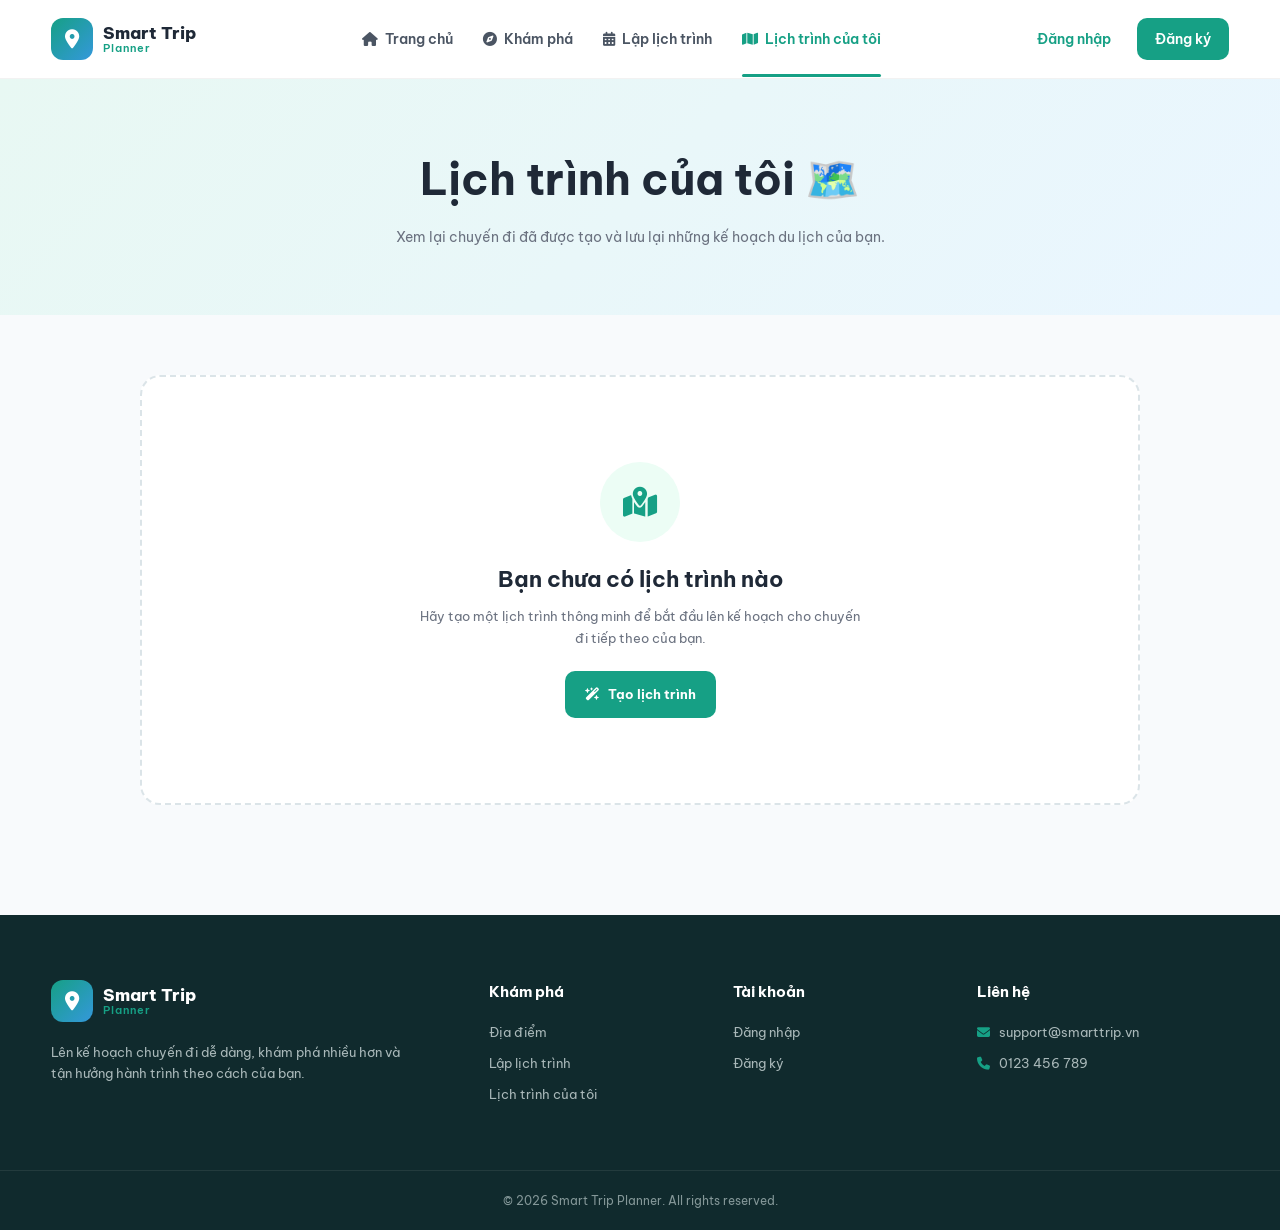
<file: itinerary.html>
<!DOCTYPE html>
<html lang="vi">

<head>

    <meta charset="UTF-8">

    <meta
        name="viewport"
        content="width=device-width, initial-scale=1.0"
    >

    <title>Lịch trình của tôi - Smart Trip Planner</title>


    <!-- Google Font -->

    <link
        rel="preconnect"
        href="https://fonts.googleapis.com"
    >

    <link
        href="https://fonts.googleapis.com/css2?family=Be+Vietnam+Pro:wght@400;500;600;700;800&display=swap"
        rel="stylesheet"
    >


    <!-- Font Awesome -->

    <link
        rel="stylesheet"
        href="https://cdnjs.cloudflare.com/ajax/libs/font-awesome/6.5.2/css/all.min.css"
    >


    <!-- CSS -->

    <link
        rel="stylesheet"
        href="assets/css/style.css"
    >

    <link
        rel="stylesheet"
        href="assets/css/responsive.css"
    >

    <link
        rel="stylesheet"
        href="assets/css/animation.css"
    >


    <style>

        /* =========================================
           PAGE HEADER
        ========================================= */

        .itinerary-header {

            padding: 65px 0;

            text-align: center;

            background:
                linear-gradient(
                    135deg,
                    #e8f8f3,
                    #eaf6ff
                );

        }


        .itinerary-header h1 {

            margin-bottom: 12px;

            font-size: clamp(
                32px,
                5vw,
                44px
            );

        }


        .itinerary-header p {

            max-width: 620px;

            margin: auto;

            color: var(--text-gray);

            line-height: 1.7;

            font-size: 14px;

        }



        /* =========================================
           MAIN
        ========================================= */

        .itinerary-section {

            min-height: 600px;

            padding: 60px 0 90px;

            background: #f8fafc;

        }


        .itinerary-container {

            max-width: 1000px;

            margin: auto;

        }



        /* =========================================
           EMPTY STATE
        ========================================= */

        .empty-itinerary {

            display: flex;

            flex-direction: column;

            justify-content: center;

            align-items: center;

            min-height: 430px;

            padding: 40px;

            border: 2px dashed #dbe4e8;

            border-radius: 20px;

            background: white;

            text-align: center;

        }


        .empty-icon {

            display: flex;

            justify-content: center;

            align-items: center;

            width: 80px;

            height: 80px;

            margin-bottom: 20px;

            border-radius: 50%;

            background: #ecfdf5;

            color: var(--primary);

            font-size: 30px;

        }


        .empty-itinerary h2 {

            margin-bottom: 8px;

            font-size: 22px;

        }


        .empty-itinerary p {

            max-width: 450px;

            margin-bottom: 22px;

            color: var(--text-gray);

            line-height: 1.7;

            font-size: 13px;

        }


        .create-trip-btn {

            display: inline-flex;

            align-items: center;

            gap: 8px;

            padding: 13px 20px;

            border-radius: 10px;

            background: var(--primary);

            color: white;

            font-size: 13px;

            font-weight: 700;

        }



        /* =========================================
           TRIP CARD
        ========================================= */

        .trip-page {

            display: none;

        }


        .trip-page.show {

            display: block;

        }


        .trip-top {

            display: flex;

            justify-content: space-between;

            align-items: flex-start;

            gap: 20px;

            margin-bottom: 25px;

        }


        .trip-title h2 {

            margin-bottom: 7px;

            font-size: 28px;

        }


        .trip-title p {

            color: var(--text-gray);

            font-size: 13px;

        }


        .trip-actions {

            display: flex;

            gap: 10px;

        }


        .trip-action-btn {

            display: flex;

            align-items: center;

            gap: 7px;

            padding: 11px 15px;

            border: 1px solid var(--border);

            border-radius: 9px;

            background: white;

            color: var(--text-dark);

            font-family: inherit;

            font-size: 12px;

            font-weight: 600;

            cursor: pointer;

        }


        .trip-action-btn:hover {

            border-color: var(--primary);

            color: var(--primary);

        }


        .trip-action-btn.delete:hover {

            border-color: #ef4444;

            color: #ef4444;

        }



        /* =========================================
           SUMMARY
        ========================================= */

        .trip-summary-grid {

            display: grid;

            grid-template-columns:
                repeat(4, 1fr);

            gap: 13px;

            margin-bottom: 25px;

        }


        .trip-info-card {

            padding: 18px;

            border: 1px solid var(--border);

            border-radius: 14px;

            background: white;

            box-shadow: var(--shadow-sm);

        }


        .trip-info-card i {

            display: block;

            margin-bottom: 9px;

            color: var(--primary);

            font-size: 18px;

        }


        .trip-info-card span {

            display: block;

            margin-bottom: 4px;

            color: var(--text-gray);

            font-size: 11px;

        }


        .trip-info-card strong {

            font-size: 14px;

        }



        /* =========================================
           DAY
        ========================================= */

        .saved-day {

            margin-bottom: 18px;

            overflow: hidden;

            border: 1px solid var(--border);

            border-radius: 17px;

            background: white;

            box-shadow: var(--shadow-sm);

        }


        .saved-day-header {

            display: flex;

            justify-content: space-between;

            align-items: center;

            padding: 17px 20px;

            background: #f0fdf9;

            border-bottom: 1px solid #dcefe9;

        }


        .saved-day-title {

            display: flex;

            align-items: center;

            gap: 10px;

        }


        .saved-day-number {

            display: flex;

            justify-content: center;

            align-items: center;

            width: 35px;

            height: 35px;

            border-radius: 9px;

            background: var(--primary);

            color: white;

            font-size: 12px;

            font-weight: 700;

        }


        .saved-day-title h3 {

            font-size: 15px;

        }


        .saved-day-title span {

            display: block;

            margin-top: 3px;

            color: var(--text-gray);

            font-size: 11px;

        }


        .day-label {

            color: var(--primary);

            font-size: 11px;

            font-weight: 700;

        }



        /* =========================================
           ACTIVITIES
        ========================================= */

        .saved-activities {

            padding: 7px 20px 18px;

        }


        .saved-activity {

            display: grid;

            grid-template-columns:
                65px 38px minmax(0, 1fr);

            gap: 8px;

            min-height: 70px;

            padding-top: 15px;

        }


        .activity-time {

            padding-top: 5px;

            color: var(--text-gray);

            font-size: 11px;

            font-weight: 600;

        }


        .activity-icon {

            position: relative;

            display: flex;

            justify-content: center;

        }


        .activity-icon::before {

            content: "";

            position: absolute;

            top: 28px;

            bottom: -24px;

            width: 1px;

            background: #dbe4e8;

        }


        .saved-activity:last-child
        .activity-icon::before {

            display: none;

        }


        .activity-icon i {

            position: relative;

            z-index: 2;

            display: flex;

            justify-content: center;

            align-items: center;

            width: 30px;

            height: 30px;

            border-radius: 50%;

            background: #ecfdf5;

            color: var(--primary);

            font-size: 12px;

        }


        .activity-content h4 {

            margin-bottom: 5px;

            font-size: 13px;

        }


        .activity-content p {

            color: var(--text-gray);

            line-height: 1.5;

            font-size: 11px;

        }



        /* =========================================
           SMART NOTE
        ========================================= */

        .saved-note {

            display: flex;

            gap: 12px;

            margin-top: 22px;

            padding: 18px;

            border: 1px solid #bae6fd;

            border-radius: 14px;

            background: #f0f9ff;

        }


        .saved-note > i {

            color: #0284c7;

            font-size: 19px;

        }


        .saved-note strong {

            display: block;

            margin-bottom: 5px;

            color: #0369a1;

            font-size: 13px;

        }


        .saved-note p {

            color: #475569;

            line-height: 1.6;

            font-size: 11px;

        }



        /* =========================================
           RESPONSIVE
        ========================================= */

        @media (max-width: 800px) {

            .trip-summary-grid {

                grid-template-columns:
                    repeat(2, 1fr);

            }


            .trip-top {

                flex-direction: column;

            }

        }


        @media (max-width: 550px) {

            .itinerary-section {

                padding: 40px 0 60px;

            }


            .trip-summary-grid {

                grid-template-columns: 1fr 1fr;

            }


            .trip-actions {

                width: 100%;

            }


            .trip-action-btn {

                flex: 1;

                justify-content: center;

            }


            .saved-activity {

                grid-template-columns:
                    50px 35px minmax(0, 1fr);

            }

        }

    </style>

</head>


<body>


    <!-- =========================================
         HEADER
    ========================================= -->

    <header class="header">

        <div class="container navbar">


            <a
                href="index.html"
                class="logo"
            >

                <div class="logo-icon">

                    <i class="fa-solid fa-location-dot"></i>

                </div>


                <div class="logo-text">

                    <span>Smart Trip</span>

                    <small>Planner</small>

                </div>

            </a>



            <nav class="nav-menu">

                <a
                    href="index.html"
                    class="nav-link"
                >

                    <i class="fa-solid fa-house"></i>

                    Trang chủ

                </a>


                <a
                    href="destinations.html"
                    class="nav-link"
                >

                    <i class="fa-solid fa-compass"></i>

                    Khám phá

                </a>


                <a
                    href="planner.html"
                    class="nav-link"
                >

                    <i class="fa-solid fa-calendar-days"></i>

                    Lập lịch trình

                </a>


                <a
                    href="itinerary.html"
                    class="nav-link active"
                >

                    <i class="fa-solid fa-map"></i>

                    Lịch trình của tôi

                </a>

            </nav>



            <div class="nav-actions">

                <a
                    href="login.html"
                    class="login-btn"
                >
                    Đăng nhập
                </a>


                <a
                    href="register.html"
                    class="register-btn"
                >
                    Đăng ký
                </a>

            </div>



            <button
                class="menu-toggle"
                id="menuToggle"
            >

                <i class="fa-solid fa-bars"></i>

            </button>

        </div>

    </header>



    <!-- =========================================
         PAGE HEADER
    ========================================= -->

    <section class="itinerary-header">

        <div class="container">

            <h1>
                Lịch trình của tôi 🗺️
            </h1>

            <p>
                Xem lại chuyến đi đã được tạo
                và lưu lại những kế hoạch
                du lịch của bạn.
            </p>

        </div>

    </section>



    <!-- =========================================
         MAIN
    ========================================= -->

    <main class="itinerary-section">

        <div class="container">

            <div class="itinerary-container">


                <!-- =================================
                     EMPTY
                ================================= -->

                <div
                    class="empty-itinerary"
                    id="emptyItinerary"
                >

                    <div class="empty-icon">

                        <i class="fa-solid fa-map-location-dot"></i>

                    </div>


                    <h2>
                        Bạn chưa có lịch trình nào
                    </h2>


                    <p>
                        Hãy tạo một lịch trình thông minh
                        để bắt đầu lên kế hoạch cho
                        chuyến đi tiếp theo của bạn.
                    </p>


                    <a
                        href="planner.html"
                        class="create-trip-btn"
                    >

                        <i class="fa-solid fa-wand-magic-sparkles"></i>

                        Tạo lịch trình

                    </a>

                </div>



                <!-- =================================
                     TRIP
                ================================= -->

                <div
                    class="trip-page"
                    id="tripPage"
                >


                    <!-- Top -->

                    <div class="trip-top">


                        <div class="trip-title">

                            <h2 id="tripDestination">
                                ---
                            </h2>

                            <p id="tripDate">
                                ---
                            </p>

                        </div>



                        <div class="trip-actions">


                            <a
                                href="planner.html"
                                class="trip-action-btn"
                            >

                                <i class="fa-solid fa-pen"></i>

                                Chỉnh sửa

                            </a>


                            <button
                                class="trip-action-btn delete"
                                id="deleteTripBtn"
                            >

                                <i class="fa-solid fa-trash"></i>

                                Xóa

                            </button>

                        </div>

                    </div>



                    <!-- Summary -->

                    <div class="trip-summary-grid">


                        <div class="trip-info-card">

                            <i class="fa-solid fa-location-dot"></i>

                            <span>
                                Điểm đến
                            </span>

                            <strong id="infoDestination">
                                ---
                            </strong>

                        </div>


                        <div class="trip-info-card">

                            <i class="fa-solid fa-calendar-days"></i>

                            <span>
                                Thời gian
                            </span>

                            <strong id="infoDays">
                                ---
                            </strong>

                        </div>


                        <div class="trip-info-card">

                            <i class="fa-solid fa-users"></i>

                            <span>
                                Số người
                            </span>

                            <strong id="infoPeople">
                                ---
                            </strong>

                        </div>


                        <div class="trip-info-card">

                            <i class="fa-solid fa-wallet"></i>

                            <span>
                                Ngân sách
                            </span>

                            <strong id="infoBudget">
                                ---
                            </strong>

                        </div>


                    </div>



                    <!-- Generated days -->

                    <div id="savedItinerary"></div>



                    <!-- Smart note -->

                    <div class="saved-note">

                        <i class="fa-solid fa-lightbulb"></i>

                        <div>

                            <strong>
                                Smart Suggestion
                            </strong>

                            <p id="savedNoteText">
                                Lịch trình được tạo
                                dựa trên thông tin
                                chuyến đi của bạn.
                            </p>

                        </div>

                    </div>

                </div>

            </div>

        </div>

    </main>



    <!-- =========================================
         FOOTER
    ========================================= -->

    <footer class="footer">

        <div class="container footer-grid">


            <div class="footer-brand">

                <a
                    href="index.html"
                    class="logo footer-logo"
                >

                    <div class="logo-icon">

                        <i class="fa-solid fa-location-dot"></i>

                    </div>


                    <div class="logo-text">

                        <span>Smart Trip</span>

                        <small>Planner</small>

                    </div>

                </a>


                <p>
                    Lên kế hoạch chuyến đi dễ dàng,
                    khám phá nhiều hơn và tận hưởng
                    hành trình theo cách của bạn.
                </p>

            </div>



            <div class="footer-column">

                <h3>
                    Khám phá
                </h3>

                <a href="destinations.html">
                    Địa điểm
                </a>

                <a href="planner.html">
                    Lập lịch trình
                </a>

                <a href="itinerary.html">
                    Lịch trình của tôi
                </a>

            </div>



            <div class="footer-column">

                <h3>
                    Tài khoản
                </h3>

                <a href="login.html">
                    Đăng nhập
                </a>

                <a href="register.html">
                    Đăng ký
                </a>

            </div>



            <div class="footer-column">

                <h3>
                    Liên hệ
                </h3>

                <p>
                    <i class="fa-solid fa-envelope"></i>
                    support@smarttrip.vn
                </p>

                <p>
                    <i class="fa-solid fa-phone"></i>
                    0123 456 789
                </p>

            </div>

        </div>



        <div class="footer-bottom">

            <div class="container">

                <p>
                    © 2026 Smart Trip Planner.
                    All rights reserved.
                </p>

            </div>

        </div>

    </footer>



    <!-- JS -->

    <script src="assets/js/main.js"></script>

    <script src="assets/js/itinerary.js"></script>

</body>

</html>
</file>
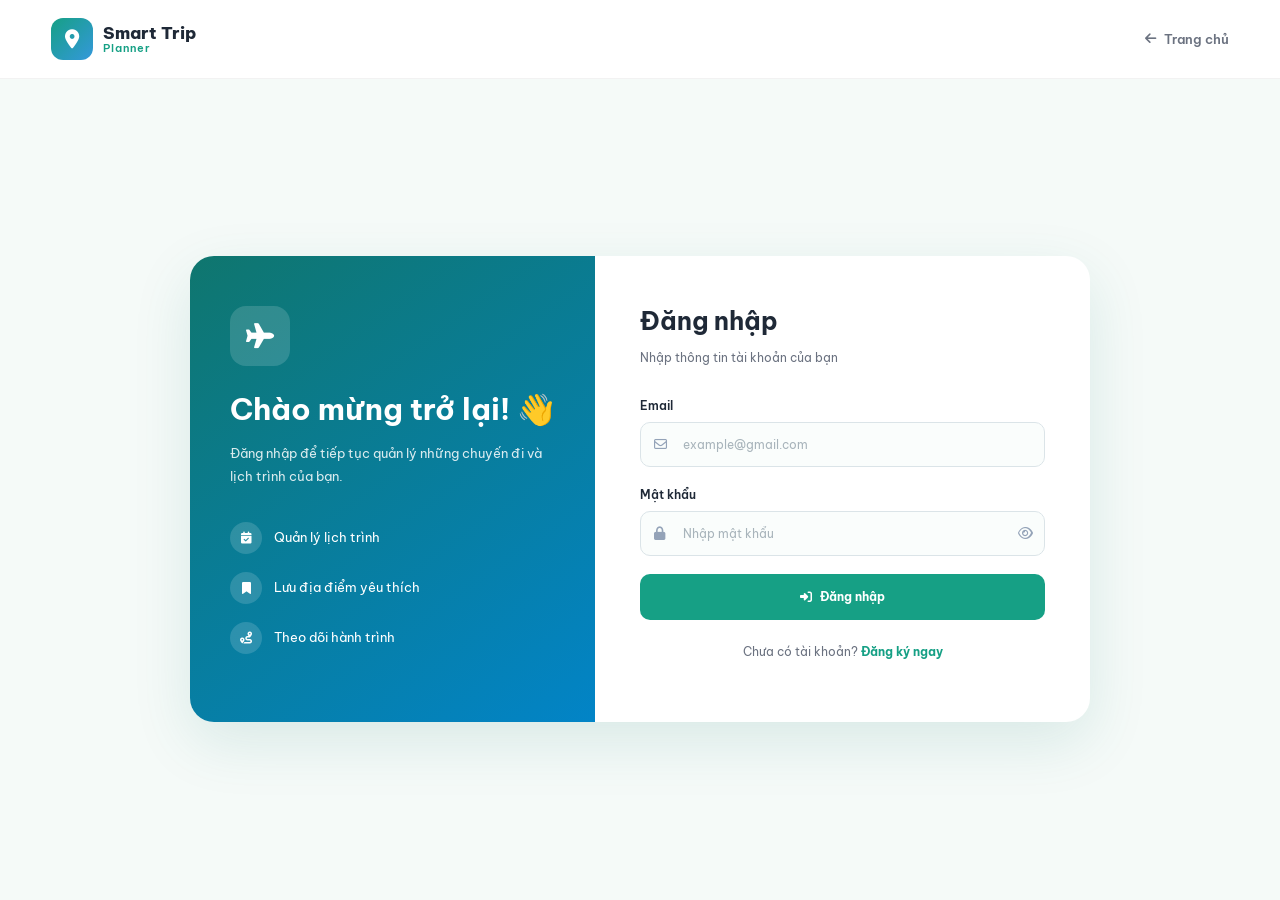
<file: login.html>
<!DOCTYPE html>
<html lang="vi">

<head>

    <meta charset="UTF-8">

    <meta
        name="viewport"
        content="width=device-width, initial-scale=1.0"
    >

    <title>Đăng nhập - Smart Trip Planner</title>

    <link
        rel="preconnect"
        href="https://fonts.googleapis.com"
    >

    <link
        href="https://fonts.googleapis.com/css2?family=Be+Vietnam+Pro:wght@400;500;600;700;800&display=swap"
        rel="stylesheet"
    >

    <link
        rel="stylesheet"
        href="https://cdnjs.cloudflare.com/ajax/libs/font-awesome/6.5.2/css/all.min.css"
    >

    <link
        rel="stylesheet"
        href="assets/css/style.css"
    >

    <link
        rel="stylesheet"
        href="assets/css/responsive.css"
    >

</head>


<body class="auth-page">


    <header class="header">

        <div class="container navbar">

            <a
                href="index.html"
                class="logo"
            >

                <div class="logo-icon">

                    <i class="fa-solid fa-location-dot"></i>

                </div>

                <div class="logo-text">

                    <span>Smart Trip</span>

                    <small>Planner</small>

                </div>

            </a>


            <a
                href="index.html"
                class="back-home"
            >

                <i class="fa-solid fa-arrow-left"></i>

                Trang chủ

            </a>

        </div>

    </header>



    <main class="auth-container">

        <div class="auth-card">


            <!-- INTRO -->

            <div class="auth-intro">

                <div class="auth-intro-icon">

                    <i class="fa-solid fa-plane"></i>

                </div>


                <h1>
                    Chào mừng trở lại! 👋
                </h1>


                <p>
                    Đăng nhập để tiếp tục
                    quản lý những chuyến đi
                    và lịch trình của bạn.
                </p>


                <div class="auth-feature">

                    <i class="fa-solid fa-calendar-check"></i>

                    <span>
                        Quản lý lịch trình
                    </span>

                </div>


                <div class="auth-feature">

                    <i class="fa-solid fa-bookmark"></i>

                    <span>
                        Lưu địa điểm yêu thích
                    </span>

                </div>


                <div class="auth-feature">

                    <i class="fa-solid fa-route"></i>

                    <span>
                        Theo dõi hành trình
                    </span>

                </div>

            </div>



            <!-- FORM -->

            <div class="auth-form">

                <div class="auth-form-title">

                    <h2>
                        Đăng nhập
                    </h2>

                    <p>
                        Nhập thông tin tài khoản
                        của bạn
                    </p>

                </div>



                <form id="loginForm">


                    <!-- EMAIL -->

                    <div class="form-group">

                        <label for="loginEmail">
                            Email
                        </label>


                        <div class="input-wrapper">

                            <i class="fa-regular fa-envelope"></i>

                            <input
                                type="email"
                                id="loginEmail"
                                placeholder="example@gmail.com"
                                required
                            >

                        </div>

                    </div>



                    <!-- PASSWORD -->

                    <div class="form-group">

                        <label for="loginPassword">
                            Mật khẩu
                        </label>


                        <div class="input-wrapper">

                            <i class="fa-solid fa-lock"></i>

                            <input
                                type="password"
                                id="loginPassword"
                                placeholder="Nhập mật khẩu"
                                required
                            >


                            <button
                                type="button"
                                class="password-toggle"
                                data-target="loginPassword"
                            >

                                <i class="fa-regular fa-eye"></i>

                            </button>

                        </div>

                    </div>



                    <!-- ERROR -->

                    <div
                        class="auth-message error"
                        id="loginError"
                    ></div>



                    <!-- SUCCESS -->

                    <div
                        class="auth-message success"
                        id="loginSuccess"
                    ></div>



                    <!-- BUTTON -->

                    <button
                        type="submit"
                        class="auth-submit"
                    >

                        <i class="fa-solid fa-right-to-bracket"></i>

                        Đăng nhập

                    </button>


                </form>



                <div class="auth-switch">

                    Chưa có tài khoản?

                    <a href="register.html">
                        Đăng ký ngay
                    </a>

                </div>

            </div>

        </div>

    </main>



    <script src="assets/js/auth.js"></script>

</body>

</html>
</file>
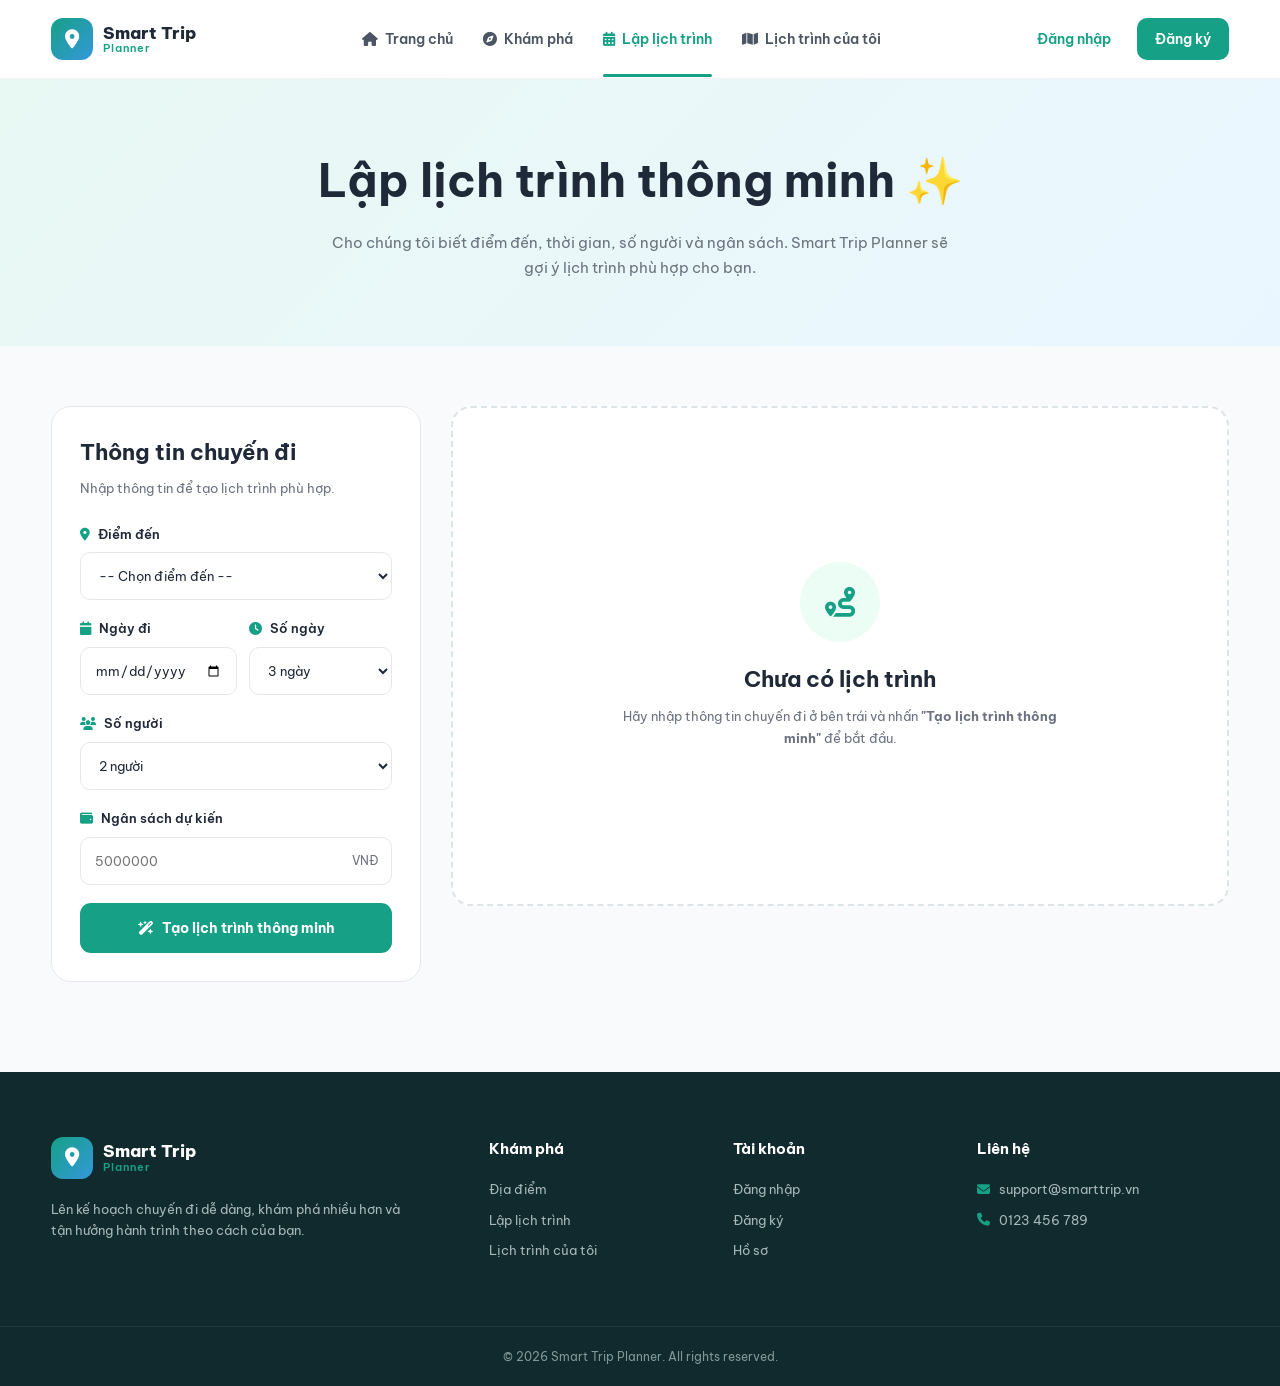
<file: planner.html>
<!DOCTYPE html>
<html lang="vi">

<head>

    <meta charset="UTF-8">

    <meta
        name="viewport"
        content="width=device-width, initial-scale=1.0"
    >

    <title>Lập lịch trình - Smart Trip Planner</title>


    <!-- Google Font -->

    <link
        rel="preconnect"
        href="https://fonts.googleapis.com"
    >

    <link
        href="https://fonts.googleapis.com/css2?family=Be+Vietnam+Pro:wght@400;500;600;700;800&display=swap"
        rel="stylesheet"
    >


    <!-- Font Awesome -->

    <link
        rel="stylesheet"
        href="https://cdnjs.cloudflare.com/ajax/libs/font-awesome/6.5.2/css/all.min.css"
    >


    <!-- CSS chung -->

    <link
        rel="stylesheet"
        href="assets/css/style.css"
    >

    <link
        rel="stylesheet"
        href="assets/css/responsive.css"
    >

    <link
        rel="stylesheet"
        href="assets/css/animation.css"
    >


    <style>

        /* =========================================
           PLANNER HEADER
        ========================================= */

        .planner-header {

            padding: 65px 0;

            text-align: center;

            background:
                linear-gradient(
                    135deg,
                    #e8f8f3,
                    #eaf6ff
                );

        }


        .planner-header h1 {

            margin-bottom: 12px;

            font-size: clamp(32px, 5vw, 46px);

        }


        .planner-header p {

            max-width: 620px;

            margin: auto;

            color: var(--text-gray);

            line-height: 1.7;

            font-size: 15px;

        }



        /* =========================================
           PLANNER SECTION
        ========================================= */

        .planner-section {

            padding: 60px 0 90px;

            background: #f8fafc;

        }


        .planner-layout {

            display: grid;

            grid-template-columns:
                370px
                minmax(0, 1fr);

            gap: 30px;

            align-items: start;

        }



        /* =========================================
           FORM CARD
        ========================================= */

        .planner-form-card {

            position: sticky;

            top: 90px;

            padding: 28px;

            border: 1px solid var(--border);

            border-radius: 20px;

            background: white;

            box-shadow: var(--shadow);

        }


        .planner-form-card h2 {

            margin-bottom: 8px;

            font-size: 22px;

        }


        .planner-form-card > p {

            margin-bottom: 25px;

            color: var(--text-gray);

            line-height: 1.6;

            font-size: 13px;

        }


        .form-group {

            margin-bottom: 18px;

        }


        .form-label {

            display: block;

            margin-bottom: 8px;

            color: var(--text-dark);

            font-size: 13px;

            font-weight: 600;

        }


        .form-label i {

            margin-right: 5px;

            color: var(--primary);

        }


        .form-input {

            width: 100%;

            height: 48px;

            padding: 0 14px;

            border: 1px solid var(--border);

            border-radius: 10px;

            outline: none;

            background: white;

            color: var(--text-dark);

            font-family: inherit;

            font-size: 13px;

            transition: 0.3s;

        }


        .form-input:focus {

            border-color: var(--primary);

            box-shadow:
                0 0 0 3px
                rgba(22,160,133,0.1);

        }


        .form-row {

            display: grid;

            grid-template-columns: 1fr 1fr;

            gap: 12px;

        }


        .budget-input {

            position: relative;

        }


        .budget-input span {

            position: absolute;

            right: 14px;

            top: 50%;

            transform: translateY(-50%);

            color: var(--text-gray);

            font-size: 12px;

        }


        .budget-input .form-input {

            padding-right: 55px;

        }


        .generate-btn {

            display: flex;

            justify-content: center;

            align-items: center;

            gap: 8px;

            width: 100%;

            height: 50px;

            margin-top: 8px;

            border: none;

            border-radius: 11px;

            background: var(--primary);

            color: white;

            font-family: inherit;

            font-size: 14px;

            font-weight: 700;

            cursor: pointer;

            transition: 0.3s;

        }


        .generate-btn:hover {

            transform: translateY(-2px);

            filter: brightness(0.95);

        }



        /* =========================================
           SELECTED DESTINATION
        ========================================= */

        .selected-destination {

            display: none;

            margin-bottom: 20px;

            padding: 15px;

            border-radius: 12px;

            background: #ecfdf5;

        }


        .selected-destination.show {

            display: flex;

            align-items: center;

            gap: 12px;

        }


        .selected-destination-icon {

            display: flex;

            justify-content: center;

            align-items: center;

            width: 40px;

            height: 40px;

            flex-shrink: 0;

            border-radius: 10px;

            background: var(--primary);

            color: white;

        }


        .selected-destination small {

            display: block;

            margin-bottom: 3px;

            color: #64748b;

            font-size: 11px;

        }


        .selected-destination strong {

            color: var(--text-dark);

            font-size: 14px;

        }



        /* =========================================
           RESULT AREA
        ========================================= */

        .planner-result {

            min-width: 0;

        }


        .empty-planner {

            display: flex;

            flex-direction: column;

            justify-content: center;

            align-items: center;

            min-height: 500px;

            padding: 40px;

            border: 2px dashed #dbe4e8;

            border-radius: 20px;

            background: white;

            text-align: center;

        }


        .empty-planner-icon {

            display: flex;

            justify-content: center;

            align-items: center;

            width: 80px;

            height: 80px;

            margin-bottom: 20px;

            border-radius: 50%;

            background: #ecfdf5;

            color: var(--primary);

            font-size: 30px;

        }


        .empty-planner h2 {

            margin-bottom: 8px;

            font-size: 22px;

        }


        .empty-planner p {

            max-width: 450px;

            color: var(--text-gray);

            line-height: 1.7;

            font-size: 13px;

        }



        /* =========================================
           RESULT HEADER
        ========================================= */

        .result-header {

            display: none;

            justify-content: space-between;

            align-items: center;

            gap: 15px;

            margin-bottom: 20px;

        }


        .result-header.show {

            display: flex;

        }


        .result-header h2 {

            font-size: 24px;

        }


        .result-header p {

            margin-top: 5px;

            color: var(--text-gray);

            font-size: 13px;

        }


        .save-btn {

            display: flex;

            align-items: center;

            gap: 7px;

            padding: 11px 16px;

            border: 1px solid var(--primary);

            border-radius: 10px;

            background: white;

            color: var(--primary);

            font-family: inherit;

            font-size: 12px;

            font-weight: 700;

            cursor: pointer;

        }


        .save-btn:hover {

            background: var(--primary);

            color: white;

        }



        /* =========================================
           TRIP SUMMARY
        ========================================= */

        .trip-summary {

            display: none;

            grid-template-columns:
                repeat(4, 1fr);

            gap: 12px;

            margin-bottom: 22px;

        }


        .trip-summary.show {

            display: grid;

        }


        .summary-card {

            padding: 17px;

            border: 1px solid var(--border);

            border-radius: 13px;

            background: white;

        }


        .summary-card i {

            margin-bottom: 8px;

            color: var(--primary);

            font-size: 18px;

        }


        .summary-card span {

            display: block;

            margin-bottom: 3px;

            color: var(--text-gray);

            font-size: 11px;

        }


        .summary-card strong {

            font-size: 14px;

        }



        /* =========================================
           DAY CARD
        ========================================= */

        .day-card {

            margin-bottom: 18px;

            overflow: hidden;

            border: 1px solid var(--border);

            border-radius: 17px;

            background: white;

            box-shadow: var(--shadow-sm);

        }


        .day-header {

            display: flex;

            justify-content: space-between;

            align-items: center;

            padding: 17px 20px;

            background: #f0fdf9;

            border-bottom: 1px solid #dcefe9;

        }


        .day-title {

            display: flex;

            align-items: center;

            gap: 10px;

        }


        .day-number {

            display: flex;

            justify-content: center;

            align-items: center;

            width: 34px;

            height: 34px;

            border-radius: 9px;

            background: var(--primary);

            color: white;

            font-size: 12px;

            font-weight: 700;

        }


        .day-title h3 {

            font-size: 15px;

        }


        .day-title span {

            display: block;

            margin-top: 2px;

            color: var(--text-gray);

            font-size: 11px;

        }


        .day-budget {

            color: var(--primary);

            font-size: 12px;

            font-weight: 700;

        }



        /* =========================================
           TIMELINE
        ========================================= */

        .timeline {

            padding: 8px 20px 18px;

        }


        .timeline-item {

            position: relative;

            display: grid;

            grid-template-columns: 65px 35px minmax(0, 1fr);

            gap: 8px;

            min-height: 72px;

            padding-top: 15px;

        }


        .timeline-time {

            padding-top: 4px;

            color: var(--text-gray);

            font-size: 11px;

            font-weight: 600;

        }


        .timeline-icon {

            position: relative;

            display: flex;

            justify-content: center;

        }


        .timeline-icon::before {

            content: "";

            position: absolute;

            top: 27px;

            bottom: -25px;

            width: 1px;

            background: #dbe4e8;

        }


        .timeline-item:last-child
        .timeline-icon::before {

            display: none;

        }


        .timeline-icon i {

            position: relative;

            z-index: 2;

            display: flex;

            justify-content: center;

            align-items: center;

            width: 30px;

            height: 30px;

            border-radius: 50%;

            background: #ecfdf5;

            color: var(--primary);

            font-size: 12px;

        }


        .timeline-content h4 {

            margin-bottom: 5px;

            font-size: 13px;

        }


        .timeline-content p {

            color: var(--text-gray);

            line-height: 1.5;

            font-size: 11px;

        }



        /* =========================================
           SMART NOTE
        ========================================= */

        .smart-note {

            display: flex;

            gap: 12px;

            margin-top: 22px;

            padding: 18px;

            border: 1px solid #bae6fd;

            border-radius: 14px;

            background: #f0f9ff;

        }


        .smart-note i {

            color: #0284c7;

            font-size: 19px;

        }


        .smart-note strong {

            display: block;

            margin-bottom: 4px;

            color: #0369a1;

            font-size: 13px;

        }


        .smart-note p {

            color: #475569;

            line-height: 1.6;

            font-size: 11px;

        }



        /* =========================================
           MOBILE
        ========================================= */

        @media (max-width: 1000px) {

            .planner-layout {

                grid-template-columns: 1fr;

            }


            .planner-form-card {

                position: static;

            }

        }


        @media (max-width: 650px) {

            .planner-section {

                padding: 40px 0 60px;

            }


            .form-row {

                grid-template-columns: 1fr;

                gap: 0;

            }


            .trip-summary {

                grid-template-columns: repeat(2, 1fr);

            }


            .result-header {

                align-items: flex-start;

                flex-direction: column;

            }


            .timeline-item {

                grid-template-columns:
                    50px 35px minmax(0, 1fr);

            }

        }

    </style>

</head>


<body>


    <!-- =========================================
         HEADER
    ========================================= -->

    <header class="header">

        <div class="container navbar">


            <a href="index.html" class="logo">

                <div class="logo-icon">

                    <i class="fa-solid fa-location-dot"></i>

                </div>


                <div class="logo-text">

                    <span>Smart Trip</span>

                    <small>Planner</small>

                </div>

            </a>



            <nav class="nav-menu">

                <a
                    href="index.html"
                    class="nav-link"
                >

                    <i class="fa-solid fa-house"></i>

                    Trang chủ

                </a>


                <a
                    href="destinations.html"
                    class="nav-link"
                >

                    <i class="fa-solid fa-compass"></i>

                    Khám phá

                </a>


                <a
                    href="planner.html"
                    class="nav-link active"
                >

                    <i class="fa-solid fa-calendar-days"></i>

                    Lập lịch trình

                </a>


                <a
                    href="itinerary.html"
                    class="nav-link"
                >

                    <i class="fa-solid fa-map"></i>

                    Lịch trình của tôi

                </a>

            </nav>



            <div class="nav-actions">

                <a
                    href="login.html"
                    class="login-btn"
                >
                    Đăng nhập
                </a>


                <a
                    href="register.html"
                    class="register-btn"
                >
                    Đăng ký
                </a>

            </div>



            <button
                class="menu-toggle"
                id="menuToggle"
            >

                <i class="fa-solid fa-bars"></i>

            </button>

        </div>

    </header>



    <!-- =========================================
         PAGE HEADER
    ========================================= -->

    <section class="planner-header">

        <div class="container">

            <h1>
                Lập lịch trình thông minh ✨
            </h1>

            <p>
                Cho chúng tôi biết điểm đến,
                thời gian, số người và ngân sách.
                Smart Trip Planner sẽ gợi ý
                lịch trình phù hợp cho bạn.
            </p>

        </div>

    </section>



    <!-- =========================================
         PLANNER
    ========================================= -->

    <main class="planner-section">

        <div class="container">


            <div class="planner-layout">


                <!-- =================================
                     FORM
                ================================= -->

                <aside class="planner-form-card">


                    <h2>
                        Thông tin chuyến đi
                    </h2>


                    <p>
                        Nhập thông tin để tạo
                        lịch trình phù hợp.
                    </p>


                    <!-- Selected destination -->

                    <div
                        class="selected-destination"
                        id="selectedDestination"
                    >

                        <div class="selected-destination-icon">

                            <i class="fa-solid fa-location-dot"></i>

                        </div>


                        <div>

                            <small>
                                Điểm đến đã chọn
                            </small>

                            <strong id="selectedDestinationName">
                                ---
                            </strong>

                        </div>

                    </div>



                    <!-- Destination -->

                    <div class="form-group">

                        <label
                            class="form-label"
                            for="destinationInput"
                        >

                            <i class="fa-solid fa-location-dot"></i>

                            Điểm đến

                        </label>


                        <select
                            id="destinationInput"
                            class="form-input"
                        >

                            <option value="">
                                -- Chọn điểm đến --
                            </option>

                            <option value="Đà Lạt">
                                Đà Lạt
                            </option>

                            <option value="Đà Nẵng">
                                Đà Nẵng
                            </option>

                            <option value="Phú Quốc">
                                Phú Quốc
                            </option>

                            <option value="Nha Trang">
                                Nha Trang
                            </option>

                            <option value="Sapa">
                                Sapa
                            </option>

                            <option value="Hà Nội">
                                Hà Nội
                            </option>

                            <option value="Hội An">
                                Hội An
                            </option>

                            <option value="Mộc Châu">
                                Mộc Châu
                            </option>

                        </select>

                    </div>



                    <!-- Dates -->

                    <div class="form-row">


                        <div class="form-group">

                            <label
                                class="form-label"
                                for="startDate"
                            >

                                <i class="fa-solid fa-calendar"></i>

                                Ngày đi

                            </label>


                            <input
                                type="date"
                                id="startDate"
                                class="form-input"
                            >

                        </div>



                        <div class="form-group">

                            <label
                                class="form-label"
                                for="numberOfDays"
                            >

                                <i class="fa-solid fa-clock"></i>

                                Số ngày

                            </label>


                            <select
                                id="numberOfDays"
                                class="form-input"
                            >

                                <option value="2">
                                    2 ngày
                                </option>

                                <option
                                    value="3"
                                    selected
                                >
                                    3 ngày
                                </option>

                                <option value="4">
                                    4 ngày
                                </option>

                                <option value="5">
                                    5 ngày
                                </option>

                                <option value="6">
                                    6 ngày
                                </option>

                                <option value="7">
                                    7 ngày
                                </option>

                            </select>

                        </div>

                    </div>



                    <!-- People -->

                    <div class="form-group">

                        <label
                            class="form-label"
                            for="numberOfPeople"
                        >

                            <i class="fa-solid fa-users"></i>

                            Số người

                        </label>


                        <select
                            id="numberOfPeople"
                            class="form-input"
                        >

                            <option value="1">
                                1 người
                            </option>

                            <option
                                value="2"
                                selected
                            >
                                2 người
                            </option>

                            <option value="3">
                                3 người
                            </option>

                            <option value="4">
                                4 người
                            </option>

                            <option value="5">
                                5 người
                            </option>

                            <option value="6">
                                6 người
                            </option>

                            <option value="8">
                                8 người
                            </option>

                            <option value="10">
                                10 người
                            </option>

                        </select>

                    </div>



                    <!-- Budget -->

                    <div class="form-group">

                        <label
                            class="form-label"
                            for="budgetInput"
                        >

                            <i class="fa-solid fa-wallet"></i>

                            Ngân sách dự kiến

                        </label>


                        <div class="budget-input">

                            <input
                                type="number"
                                id="budgetInput"
                                class="form-input"
                                placeholder="5000000"
                                min="500000"
                            >

                            <span>
                                VNĐ
                            </span>

                        </div>

                    </div>



                    <!-- Generate -->

                    <button
                        class="generate-btn"
                        id="generateBtn"
                    >

                        <i class="fa-solid fa-wand-magic-sparkles"></i>

                        Tạo lịch trình thông minh

                    </button>


                </aside>



                <!-- =================================
                     RESULT
                ================================= -->

                <section class="planner-result">


                    <!-- Empty -->

                    <div
                        class="empty-planner"
                        id="emptyPlanner"
                    >

                        <div class="empty-planner-icon">

                            <i class="fa-solid fa-route"></i>

                        </div>


                        <h2>
                            Chưa có lịch trình
                        </h2>


                        <p>
                            Hãy nhập thông tin chuyến đi
                            ở bên trái và nhấn
                            <strong>
                                "Tạo lịch trình thông minh"
                            </strong>
                            để bắt đầu.
                        </p>

                    </div>



                    <!-- Result header -->

                    <div
                        class="result-header"
                        id="resultHeader"
                    >

                        <div>

                            <h2>
                                Lịch trình đề xuất
                            </h2>

                            <p id="resultDescription">
                                Lịch trình dành cho bạn
                            </p>

                        </div>


                        <button
                            class="save-btn"
                            id="saveBtn"
                        >

                            <i class="fa-solid fa-bookmark"></i>

                            Lưu lịch trình

                        </button>

                    </div>



                    <!-- Summary -->

                    <div
                        class="trip-summary"
                        id="tripSummary"
                    >


                        <div class="summary-card">

                            <i class="fa-solid fa-location-dot"></i>

                            <span>
                                Điểm đến
                            </span>

                            <strong id="summaryDestination">
                                ---
                            </strong>

                        </div>


                        <div class="summary-card">

                            <i class="fa-solid fa-calendar-days"></i>

                            <span>
                                Thời gian
                            </span>

                            <strong id="summaryDays">
                                ---
                            </strong>

                        </div>


                        <div class="summary-card">

                            <i class="fa-solid fa-users"></i>

                            <span>
                                Số người
                            </span>

                            <strong id="summaryPeople">
                                ---
                            </strong>

                        </div>


                        <div class="summary-card">

                            <i class="fa-solid fa-wallet"></i>

                            <span>
                                Ngân sách
                            </span>

                            <strong id="summaryBudget">
                                ---
                            </strong>

                        </div>


                    </div>



                    <!-- Generated itinerary -->

                    <div id="itineraryResult"></div>



                    <!-- Smart note -->

                    <div
                        class="smart-note"
                        id="smartNote"
                        style="display:none;"
                    >

                        <i class="fa-solid fa-lightbulb"></i>

                        <div>

                            <strong>
                                Smart Suggestion
                            </strong>

                            <p id="smartNoteText">
                                Lịch trình được đề xuất
                                dựa trên thông tin chuyến đi.
                            </p>

                        </div>

                    </div>

                </section>

            </div>

        </div>

    </main>



    <!-- =========================================
         FOOTER
    ========================================= -->

    <footer class="footer">

        <div class="container footer-grid">


            <div class="footer-brand">

                <a
                    href="index.html"
                    class="logo footer-logo"
                >

                    <div class="logo-icon">

                        <i class="fa-solid fa-location-dot"></i>

                    </div>


                    <div class="logo-text">

                        <span>Smart Trip</span>

                        <small>Planner</small>

                    </div>

                </a>


                <p>
                    Lên kế hoạch chuyến đi dễ dàng,
                    khám phá nhiều hơn và tận hưởng
                    hành trình theo cách của bạn.
                </p>

            </div>



            <div class="footer-column">

                <h3>
                    Khám phá
                </h3>

                <a href="destinations.html">
                    Địa điểm
                </a>

                <a href="planner.html">
                    Lập lịch trình
                </a>

                <a href="itinerary.html">
                    Lịch trình của tôi
                </a>

            </div>



            <div class="footer-column">

                <h3>
                    Tài khoản
                </h3>

                <a href="login.html">
                    Đăng nhập
                </a>

                <a href="register.html">
                    Đăng ký
                </a>

                <a href="profile.html">
                    Hồ sơ
                </a>

            </div>



            <div class="footer-column">

                <h3>
                    Liên hệ
                </h3>

                <p>
                    <i class="fa-solid fa-envelope"></i>
                    support@smarttrip.vn
                </p>

                <p>
                    <i class="fa-solid fa-phone"></i>
                    0123 456 789
                </p>

            </div>

        </div>



        <div class="footer-bottom">

            <div class="container">

                <p>
                    © 2026 Smart Trip Planner.
                    All rights reserved.
                </p>

            </div>

        </div>

    </footer>



    <!-- =========================================
         JAVASCRIPT
    ========================================= -->

    <script src="assets/js/main.js"></script>

    <script src="assets/js/destinations.js"></script>

    <script src="assets/js/planner.js"></script>

</body>

</html>
</file>
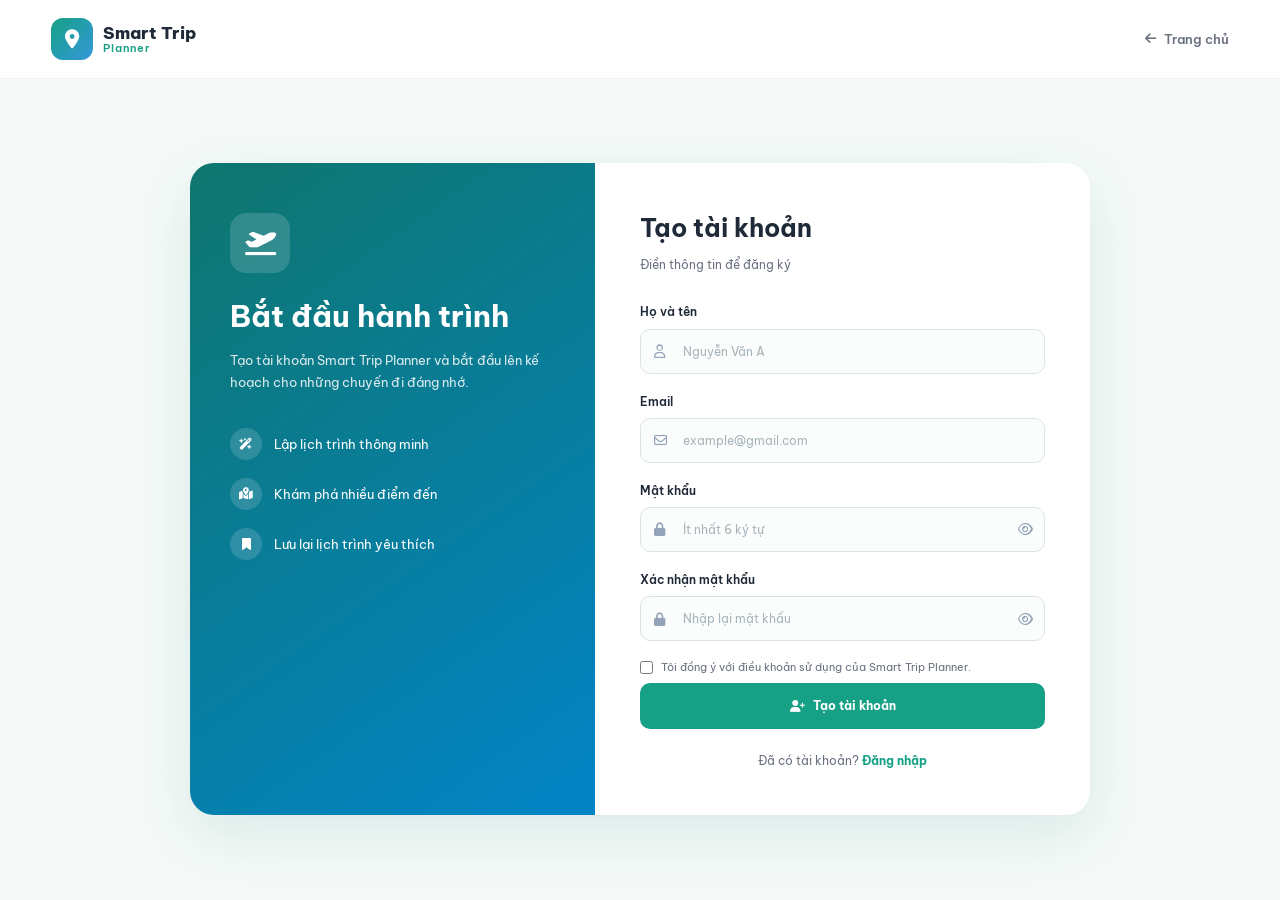
<file: register.html>
<!DOCTYPE html>
<html lang="vi">

<head>
    <meta charset="UTF-8">

    <meta
        name="viewport"
        content="width=device-width, initial-scale=1.0"
    >

    <title>Đăng ký - Smart Trip Planner</title>

    <link
        rel="preconnect"
        href="https://fonts.googleapis.com"
    >

    <link
        href="https://fonts.googleapis.com/css2?family=Be+Vietnam+Pro:wght@400;500;600;700;800&display=swap"
        rel="stylesheet"
    >

    <link
        rel="stylesheet"
        href="https://cdnjs.cloudflare.com/ajax/libs/font-awesome/6.5.2/css/all.min.css"
    >

    <link
        rel="stylesheet"
        href="assets/css/style.css"
    >

    <link
        rel="stylesheet"
        href="assets/css/responsive.css"
    >

    <link
        rel="stylesheet"
        href="assets/css/animation.css"
    >

</head>


<body class="auth-page">

    <!-- HEADER -->

    <header class="header">

        <div class="container navbar">

            <a
                href="index.html"
                class="logo"
            >

                <div class="logo-icon">
                    <i class="fa-solid fa-location-dot"></i>
                </div>

                <div class="logo-text">
                    <span>Smart Trip</span>
                    <small>Planner</small>
                </div>

            </a>


            <a
                href="index.html"
                class="back-home"
            >

                <i class="fa-solid fa-arrow-left"></i>

                Trang chủ

            </a>

        </div>

    </header>


    <!-- REGISTER -->

    <main class="auth-container">

        <div class="auth-card">

            <!-- LEFT -->

            <div class="auth-intro">

                <div class="auth-intro-icon">

                    <i class="fa-solid fa-plane-departure"></i>

                </div>

                <h1>
                    Bắt đầu hành trình
                </h1>

                <p>
                    Tạo tài khoản Smart Trip Planner
                    và bắt đầu lên kế hoạch cho
                    những chuyến đi đáng nhớ.
                </p>


                <div class="auth-feature">

                    <i class="fa-solid fa-wand-magic-sparkles"></i>

                    <span>
                        Lập lịch trình thông minh
                    </span>

                </div>


                <div class="auth-feature">

                    <i class="fa-solid fa-map-location-dot"></i>

                    <span>
                        Khám phá nhiều điểm đến
                    </span>

                </div>


                <div class="auth-feature">

                    <i class="fa-solid fa-bookmark"></i>

                    <span>
                        Lưu lại lịch trình yêu thích
                    </span>

                </div>

            </div>


            <!-- FORM -->

            <div class="auth-form">

                <div class="auth-form-title">

                    <h2>
                        Tạo tài khoản
                    </h2>

                    <p>
                        Điền thông tin để đăng ký
                    </p>

                </div>


                <form id="registerForm">

                    <!-- NAME -->

                    <div class="form-group">

                        <label for="registerName">
                            Họ và tên
                        </label>

                        <div class="input-wrapper">

                            <i class="fa-regular fa-user"></i>

                            <input
                                type="text"
                                id="registerName"
                                placeholder="Nguyễn Văn A"
                                required
                            >

                        </div>

                    </div>


                    <!-- EMAIL -->

                    <div class="form-group">

                        <label for="registerEmail">
                            Email
                        </label>

                        <div class="input-wrapper">

                            <i class="fa-regular fa-envelope"></i>

                            <input
                                type="email"
                                id="registerEmail"
                                placeholder="example@gmail.com"
                                required
                            >

                        </div>

                    </div>


                    <!-- PASSWORD -->

                    <div class="form-group">

                        <label for="registerPassword">
                            Mật khẩu
                        </label>

                        <div class="input-wrapper">

                            <i class="fa-solid fa-lock"></i>

                            <input
                                type="password"
                                id="registerPassword"
                                placeholder="Ít nhất 6 ký tự"
                                required
                            >

                            <button
                                type="button"
                                class="password-toggle"
                                data-target="registerPassword"
                            >
                                <i class="fa-regular fa-eye"></i>
                            </button>

                        </div>

                    </div>


                    <!-- CONFIRM -->

                    <div class="form-group">

                        <label for="registerConfirmPassword">
                            Xác nhận mật khẩu
                        </label>

                        <div class="input-wrapper">

                            <i class="fa-solid fa-lock"></i>

                            <input
                                type="password"
                                id="registerConfirmPassword"
                                placeholder="Nhập lại mật khẩu"
                                required
                            >

                            <button
                                type="button"
                                class="password-toggle"
                                data-target="registerConfirmPassword"
                            >
                                <i class="fa-regular fa-eye"></i>
                            </button>

                        </div>

                    </div>


                    <!-- TERMS -->

                    <label class="checkbox-label">

                        <input
                            type="checkbox"
                            id="agreeTerms"
                            required
                        >

                        <span>
                            Tôi đồng ý với điều khoản sử dụng
                            của Smart Trip Planner.
                        </span>

                    </label>


                    <!-- ERROR -->

                    <div
                        class="auth-message error"
                        id="registerError"
                    ></div>


                    <!-- SUCCESS -->

                    <div
                        class="auth-message success"
                        id="registerSuccess"
                    ></div>


                    <!-- BUTTON -->

                    <button
                        type="submit"
                        class="auth-submit"
                    >

                        <i class="fa-solid fa-user-plus"></i>

                        Tạo tài khoản

                    </button>

                </form>


                <div class="auth-switch">

                    Đã có tài khoản?

                    <a href="login.html">
                        Đăng nhập
                    </a>

                </div>

            </div>

        </div>

    </main>


    <script src="assets/js/main.js"></script>

    <script src="assets/js/auth.js"></script>

</body>

</html>
</file>
<file: assets/css/style.css>
/* =========================================
   RESET
========================================= */

* {
    margin: 0;
    padding: 0;
    box-sizing: border-box;
}

html {
    scroll-behavior: smooth;
}

body {
    font-family: "Be Vietnam Pro", sans-serif;
    color: #1f2937;
    background: #ffffff;
    line-height: 1.6;
}

a {
    text-decoration: none;
    color: inherit;
}

img {
    width: 100%;
    display: block;
}

button,
input {
    font-family: inherit;
}

button {
    cursor: pointer;
}


/* =========================================
   VARIABLES
========================================= */

:root {
    --primary: #16a085;
    --primary-dark: #12876f;
    --secondary: #3498db;

    --green-light: #e8f8f3;
    --blue-light: #eaf6ff;

    --text-dark: #1f2937;
    --text-gray: #6b7280;

    --border: #e5e7eb;

    --white: #ffffff;

    --shadow-sm: 0 5px 20px rgba(0, 0, 0, 0.06);

    --shadow-md: 0 10px 35px rgba(0, 0, 0, 0.1);

    --radius: 16px;
}


/* =========================================
   CONTAINER
========================================= */

.container {
    width: min(1180px, 92%);
    margin: 0 auto;
}


/* =========================================
   HEADER
========================================= */

.header {
    position: sticky;
    top: 0;
    z-index: 1000;

    background: rgba(255, 255, 255, 0.95);

    backdrop-filter: blur(12px);

    border-bottom: 1px solid rgba(0, 0, 0, 0.05);
}


.navbar {
    height: 78px;

    display: flex;
    align-items: center;
    justify-content: space-between;

    gap: 30px;
}


/* Logo */

.logo {
    display: flex;
    align-items: center;
    gap: 10px;

    min-width: 170px;
}

.logo-icon {
    width: 42px;
    height: 42px;

    display: flex;
    align-items: center;
    justify-content: center;

    color: white;

    background: linear-gradient(
        135deg,
        var(--primary),
        var(--secondary)
    );

    border-radius: 12px;

    font-size: 19px;
}

.logo-text {
    display: flex;
    flex-direction: column;

    line-height: 1.1;
}

.logo-text span {
    font-size: 17px;
    font-weight: 800;

    color: var(--text-dark);
}

.logo-text small {
    color: var(--primary);

    font-size: 11px;
    font-weight: 600;

    letter-spacing: 1px;
}


/* Navigation */

.nav-menu {
    display: flex;
    align-items: center;

    gap: 30px;
}

.nav-link {
    position: relative;

    display: flex;
    align-items: center;
    gap: 7px;

    color: #4b5563;

    font-size: 14px;
    font-weight: 600;

    transition: 0.3s;
}

.nav-link:hover,
.nav-link.active {
    color: var(--primary);
}

.nav-link.active::after {
    content: "";

    position: absolute;

    left: 0;
    right: 0;
    bottom: -27px;

    height: 3px;

    background: var(--primary);

    border-radius: 5px;
}


/* Nav actions */

.nav-actions {
    display: flex;
    align-items: center;
    gap: 10px;
}

.login-btn {
    padding: 9px 16px;

    color: var(--primary);

    font-size: 14px;
    font-weight: 600;
}

.register-btn {
    padding: 10px 18px;

    color: white;

    background: var(--primary);

    border-radius: 10px;

    font-size: 14px;
    font-weight: 600;

    transition: 0.3s;
}

.register-btn:hover {
    background: var(--primary-dark);
    transform: translateY(-2px);
}


/* Mobile menu */

.menu-toggle {
    display: none;

    border: none;

    background: transparent;

    font-size: 24px;

    color: var(--text-dark);
}


/* =========================================
   HERO
========================================= */

.hero {
    position: relative;

    min-height: 570px;

    display: flex;
    align-items: center;

    background:
        linear-gradient(
            90deg,
            rgba(4, 45, 39, 0.88),
            rgba(4, 45, 39, 0.55),
            rgba(4, 45, 39, 0.1)
        ),
        url("../images/hero.jpg");

    background-size: cover;
    background-position: center;
}

.hero-content {
    position: relative;
    z-index: 2;
}

.hero-text {
    max-width: 650px;

    color: white;
}

.hero-badge {
    display: inline-flex;

    align-items: center;
    gap: 8px;

    padding: 8px 14px;

    margin-bottom: 22px;

    background: rgba(255, 255, 255, 0.15);

    border: 1px solid rgba(255, 255, 255, 0.25);

    border-radius: 30px;

    font-size: 13px;
    font-weight: 600;
}

.hero h1 {
    font-size: clamp(42px, 6vw, 68px);

    line-height: 1.1;

    margin-bottom: 22px;

    font-weight: 800;
}

.hero h1 span {
    display: block;

    color: #63e6be;
}

.hero p {
    max-width: 560px;

    margin-bottom: 32px;

    color: rgba(255, 255, 255, 0.88);

    font-size: 17px;
}

.hero-buttons {
    display: flex;
    gap: 14px;
    flex-wrap: wrap;
}


/* =========================================
   BUTTON
========================================= */

.btn {
    display: inline-flex;

    align-items: center;
    justify-content: center;

    gap: 9px;

    padding: 13px 21px;

    border-radius: 11px;

    font-size: 14px;
    font-weight: 700;

    transition: 0.3s;
}

.btn-primary {
    color: white;

    background: var(--primary);
}

.btn-primary:hover {
    background: var(--primary-dark);

    transform: translateY(-2px);

    box-shadow: 0 8px 20px rgba(22, 160, 133, 0.3);
}

.btn-outline {
    color: white;

    border: 1px solid rgba(255, 255, 255, 0.6);

    background: rgba(255, 255, 255, 0.08);
}

.btn-outline:hover {
    background: white;
    color: var(--primary);
}

.btn-white {
    background: white;
    color: var(--primary);
}

.btn-white:hover {
    transform: translateY(-2px);
    box-shadow: var(--shadow-md);
}


/* =========================================
   SEARCH
========================================= */

.search-section {
    position: relative;

    margin-top: -55px;

    z-index: 10;
}

.search-box {
    padding: 25px 30px;

    background: white;

    border-radius: 18px;

    box-shadow: var(--shadow-md);

    display: flex;
    align-items: center;
    justify-content: space-between;

    gap: 30px;
}

.search-title h2 {
    font-size: 22px;
    margin-bottom: 3px;
}

.search-title p {
    color: var(--text-gray);

    font-size: 13px;
}

.search-form {
    flex: 1;

    max-width: 600px;

    display: flex;

    gap: 10px;
}

.search-input {
    flex: 1;

    position: relative;
}

.search-input i {
    position: absolute;

    left: 15px;
    top: 50%;

    transform: translateY(-50%);

    color: var(--primary);
}

.search-input input {
    width: 100%;

    height: 48px;

    padding: 0 15px 0 43px;

    border: 1px solid var(--border);

    border-radius: 10px;

    outline: none;

    font-size: 14px;

    transition: 0.3s;
}

.search-input input:focus {
    border-color: var(--primary);

    box-shadow: 0 0 0 3px rgba(22, 160, 133, 0.1);
}

.search-btn {
    height: 48px;

    padding: 0 20px;

    border: none;

    border-radius: 10px;

    background: var(--primary);

    color: white;

    font-weight: 600;

    transition: 0.3s;
}

.search-btn:hover {
    background: var(--primary-dark);
}


/* =========================================
   SECTION
========================================= */

.features-section,
.destinations-section {
    padding: 90px 0;
}

.section-heading {
    text-align: center;

    margin-bottom: 45px;
}

.section-heading-flex {
    display: flex;

    align-items: end;
    justify-content: space-between;

    text-align: left;
}

.section-label {
    display: inline-block;

    margin-bottom: 9px;

    color: var(--primary);

    font-size: 12px;
    font-weight: 800;

    letter-spacing: 1.5px;
}

.section-heading h2 {
    margin-bottom: 8px;

    color: var(--text-dark);

    font-size: 32px;

    line-height: 1.2;
}

.section-heading p {
    color: var(--text-gray);

    font-size: 14px;
}


/* =========================================
   FEATURES
========================================= */

.features-grid {
    display: grid;

    grid-template-columns: repeat(4, 1fr);

    gap: 20px;
}

.feature-card {
    padding: 30px 25px;

    border: 1px solid var(--border);

    border-radius: var(--radius);

    background: white;

    transition: 0.3s;
}

.feature-card:hover {
    transform: translateY(-7px);

    border-color: transparent;

    box-shadow: var(--shadow-md);
}

.feature-icon {
    width: 52px;
    height: 52px;

    margin-bottom: 20px;

    display: flex;
    align-items: center;
    justify-content: center;

    background: var(--green-light);

    color: var(--primary);

    border-radius: 14px;

    font-size: 21px;
}

.feature-card h3 {
    margin-bottom: 10px;

    font-size: 17px;
}

.feature-card p {
    color: var(--text-gray);

    font-size: 13px;
}


/* =========================================
   DESTINATIONS
========================================= */

.view-all {
    display: flex;
    align-items: center;
    gap: 7px;

    color: var(--primary);

    font-size: 14px;
    font-weight: 700;
}

.view-all:hover {
    gap: 11px;
}

.destination-grid {
    display: grid;

    grid-template-columns: repeat(3, 1fr);

    gap: 25px;
}

.destination-card {
    overflow: hidden;

    background: white;

    border: 1px solid var(--border);

    border-radius: var(--radius);

    transition: 0.3s;
}

.destination-card:hover {
    transform: translateY(-6px);

    box-shadow: var(--shadow-md);
}

.destination-image {
    position: relative;

    height: 220px;

    overflow: hidden;
}

.destination-image img {
    height: 100%;

    object-fit: cover;

    transition: 0.5s;
}

.destination-card:hover img {
    transform: scale(1.06);
}

.destination-tag {
    position: absolute;

    top: 15px;
    left: 15px;

    padding: 6px 11px;

    background: white;

    color: var(--primary);

    border-radius: 20px;

    font-size: 11px;
    font-weight: 700;
}

.destination-content {
    padding: 22px;
}

.destination-location {
    margin-bottom: 7px;

    color: var(--primary);

    font-size: 12px;
    font-weight: 600;
}

.destination-content h3 {
    margin-bottom: 8px;

    font-size: 21px;
}

.destination-content p {
    margin-bottom: 20px;

    color: var(--text-gray);

    font-size: 13px;
}

.destination-footer {
    padding-top: 15px;

    border-top: 1px solid var(--border);

    display: flex;

    align-items: center;
    justify-content: space-between;
}

.destination-footer span {
    color: #f59e0b;

    font-size: 13px;
    font-weight: 700;
}

.destination-footer a {
    color: var(--primary);

    font-size: 12px;
    font-weight: 700;
}


/* =========================================
   CTA
========================================= */

.cta-section {
    padding: 80px 0;

    background:
        linear-gradient(
            135deg,
            #0e8f76,
            #247ec1
        );
}

.cta-content {
    display: flex;

    align-items: center;
    justify-content: space-between;

    gap: 40px;

    color: white;
}

.cta-content .section-label {
    color: #a7f3d0;
}

.cta-content h2 {
    max-width: 600px;

    margin-bottom: 10px;

    font-size: 34px;

    line-height: 1.2;
}

.cta-content p {
    color: rgba(255, 255, 255, 0.85);

    font-size: 14px;
}


/* =========================================
   FOOTER
========================================= */

.footer {
    background: #102a2d;

    color: white;
}

.footer-grid {
    padding: 65px 0;

    display: grid;

    grid-template-columns: 2fr 1fr 1fr 1.3fr;

    gap: 50px;
}

.footer-brand {
    max-width: 350px;
}

.footer-logo {
    margin-bottom: 20px;
}

.footer-logo .logo-text span {
    color: white;
}

.footer-brand > p {
    color: #a9b8b9;

    font-size: 13px;

    margin-bottom: 20px;
}

.social-links {
    display: flex;

    gap: 9px;
}

.social-links a {
    width: 36px;
    height: 36px;

    display: flex;
    align-items: center;
    justify-content: center;

    border-radius: 9px;

    background: rgba(255, 255, 255, 0.08);

    color: white;

    transition: 0.3s;
}

.social-links a:hover {
    background: var(--primary);
}

.footer-column {
    display: flex;
    flex-direction: column;

    gap: 10px;
}

.footer-column h3 {
    margin-bottom: 8px;

    font-size: 15px;
}

.footer-column a,
.footer-column p {
    color: #a9b8b9;

    font-size: 13px;
}

.footer-column a:hover {
    color: white;
}

.footer-column p {
    display: flex;

    align-items: center;

    gap: 9px;
}

.footer-column p i {
    color: var(--primary);
}

.footer-bottom {
    padding: 20px 0;

    border-top: 1px solid rgba(255, 255, 255, 0.08);

    text-align: center;

    color: #849798;

    font-size: 12px;
}

/* =========================================
   AUTH PAGE
========================================= */

.auth-page {
    background: #f5faf8;
}


/* HEADER */

.back-home {
    display: flex;
    align-items: center;
    gap: 8px;

    color: var(--text-gray);

    font-size: 13px;
    font-weight: 600;
}

.back-home:hover {
    color: var(--primary);
}


/* CONTAINER */

.auth-container {
    min-height: calc(100vh - 80px);

    display: flex;
    justify-content: center;
    align-items: center;

    padding: 50px 20px;
}


/* CARD */

.auth-card {
    width: 100%;
    max-width: 900px;

    display: grid;
    grid-template-columns: 0.9fr 1.1fr;

    overflow: hidden;

    border-radius: 24px;

    background: white;

    box-shadow: 0 20px 60px rgba(15, 118, 110, 0.12);
}


/* INTRO */

.auth-intro {
    padding: 50px 40px;

    background:
        linear-gradient(
            145deg,
            #0f766e,
            #0284c7
        );

    color: white;
}


.auth-intro-icon {
    width: 60px;
    height: 60px;

    display: flex;
    justify-content: center;
    align-items: center;

    margin-bottom: 25px;

    border-radius: 16px;

    background: rgba(255,255,255,0.15);

    font-size: 25px;
}


.auth-intro h1 {
    margin-bottom: 15px;

    font-size: 30px;
    line-height: 1.2;
}


.auth-intro > p {
    margin-bottom: 35px;

    color: rgba(255,255,255,0.85);

    line-height: 1.7;

    font-size: 13px;
}


/* FEATURES */

.auth-feature {
    display: flex;
    align-items: center;
    gap: 12px;

    margin-bottom: 18px;

    font-size: 13px;
}


.auth-feature i {
    width: 32px;
    height: 32px;

    display: flex;
    justify-content: center;
    align-items: center;

    border-radius: 50%;

    background: rgba(255,255,255,0.15);

    font-size: 12px;
}


/* FORM */

.auth-form {
    padding: 45px 45px;
}


.auth-form-title {
    margin-bottom: 28px;
}


.auth-form-title h2 {
    margin-bottom: 7px;

    font-size: 25px;
}


.auth-form-title p {
    color: var(--text-gray);

    font-size: 12px;
}


/* GROUP */

.auth-form .form-group {
    margin-bottom: 18px;
}


.auth-form label {
    display: block;

    margin-bottom: 7px;

    color: var(--text-dark);

    font-size: 12px;
    font-weight: 600;
}


/* INPUT */

.input-wrapper {
    position: relative;
}


.input-wrapper > i {
    position: absolute;

    left: 14px;
    top: 50%;

    transform: translateY(-50%);

    color: #94a3b8;

    font-size: 13px;
}


.input-wrapper input {
    width: 100%;

    height: 45px;

    padding: 0 42px;

    border: 1px solid #dbe4e8;

    border-radius: 10px;

    outline: none;

    background: #fafdfc;

    color: var(--text-dark);

    font-family: inherit;

    font-size: 12px;

    transition: 0.25s;
}


.input-wrapper input:focus {
    border-color: var(--primary);

    background: white;

    box-shadow:
        0 0 0 3px rgba(15,118,110,0.08);
}


.input-wrapper input::placeholder {
    color: #a8b4bb;
}


/* PASSWORD */

.password-toggle {
    position: absolute;

    right: 12px;
    top: 50%;

    transform: translateY(-50%);

    border: none;

    background: transparent;

    color: #94a3b8;

    cursor: pointer;
}


.password-toggle:hover {
    color: var(--primary);
}


/* CHECKBOX */

.checkbox-label {
    display: flex !important;

    align-items: flex-start;

    gap: 8px;

    margin: 4px 0 18px;

    color: var(--text-gray) !important;

    font-size: 11px !important;

    font-weight: 400 !important;

    line-height: 1.5;
}


.checkbox-label input {
    margin-top: 2px;

    accent-color: var(--primary);
}


/* AUTH BUTTON */

.auth-submit {
    width: 100%;

    height: 46px;

    display: flex;
    justify-content: center;
    align-items: center;

    gap: 8px;

    border: none;

    border-radius: 10px;

    background: var(--primary);

    color: white;

    font-family: inherit;

    font-size: 12px;
    font-weight: 700;

    cursor: pointer;

    transition: 0.25s;
}


.auth-submit:hover {
    background: #0b625b;

    transform: translateY(-1px);
}


/* MESSAGE */

.auth-message {
    display: none;

    margin-bottom: 15px;

    padding: 11px 13px;

    border-radius: 8px;

    font-size: 11px;

    line-height: 1.5;
}


.auth-message.show {
    display: block;
}


.auth-message.error {
    background: #fef2f2;

    color: #dc2626;

    border: 1px solid #fecaca;
}


.auth-message.success {
    background: #ecfdf5;

    color: #059669;

    border: 1px solid #a7f3d0;
}


/* SWITCH */

.auth-switch {
    margin-top: 22px;

    text-align: center;

    color: var(--text-gray);

    font-size: 12px;
}


.auth-switch a {
    color: var(--primary);

    font-weight: 700;
}


.auth-switch a:hover {
    text-decoration: underline;
}
</file>
<file: assets/css/responsive.css>
/* =========================================
   TABLET
========================================= */

@media (max-width: 992px) {

    .nav-menu {
        gap: 16px;
    }

    .nav-link {
        font-size: 13px;
    }

    .features-grid {
        grid-template-columns: repeat(2, 1fr);
    }

    .destination-grid {
        grid-template-columns: repeat(2, 1fr);
    }

    .search-box {
        flex-direction: column;
        align-items: stretch;
    }

    .search-form {
        max-width: none;
    }

    .footer-grid {
        grid-template-columns: 2fr 1fr 1fr;
    }

    .footer-column:last-child {
        grid-column: span 3;
    }
}


/* =========================================
   MOBILE
========================================= */

@media (max-width: 768px) {

    .navbar {
        height: 68px;
    }

    .nav-menu,
    .nav-actions {
        display: none;
    }

    .menu-toggle {
        display: block;
    }

    .hero {
        min-height: 600px;

        background-position: 65% center;
    }

    .hero h1 {
        font-size: 42px;
    }

    .hero p {
        font-size: 15px;
    }

    .search-section {
        margin-top: -35px;
    }

    .search-box {
        padding: 22px;
    }

    .search-form {
        flex-direction: column;
    }

    .search-btn {
        width: 100%;
    }

    .features-section,
    .destinations-section {
        padding: 65px 0;
    }

    .section-heading h2 {
        font-size: 27px;
    }

    .section-heading-flex {
        align-items: flex-start;

        flex-direction: column;

        gap: 15px;
    }

    .features-grid {
        grid-template-columns: 1fr;
    }

    .destination-grid {
        grid-template-columns: 1fr;
    }

    .cta-content {
        flex-direction: column;

        align-items: flex-start;
    }

    .cta-content h2 {
        font-size: 28px;
    }

    .footer-grid {
        grid-template-columns: 1fr 1fr;

        gap: 35px;
    }

    .footer-brand {
        grid-column: span 2;
    }

    .footer-column:last-child {
        grid-column: span 2;
    }
}


/* =========================================
   SMALL MOBILE
========================================= */

@media (max-width: 480px) {

    .container {
        width: 90%;
    }

    .logo {
        min-width: auto;
    }

    .logo-text span {
        font-size: 15px;
    }

    .hero {
        min-height: 560px;
    }

    .hero h1 {
        font-size: 36px;
    }

    .hero-buttons {
        flex-direction: column;
    }

    .hero-buttons .btn {
        width: 100%;
    }

    .destination-image {
        height: 200px;
    }

    .footer-grid {
        grid-template-columns: 1fr;
    }

    .footer-brand,
    .footer-column:last-child {
        grid-column: span 1;
    }
}

/* =========================================
   AUTH RESPONSIVE
========================================= */

@media (max-width: 750px) {

    .auth-card {
        grid-template-columns: 1fr;
    }

    .auth-intro {
        padding: 35px 30px;
    }

    .auth-intro h1 {
        font-size: 25px;
    }

    .auth-feature {
        margin-bottom: 12px;
    }

    .auth-form {
        padding: 35px 30px;
    }

}


@media (max-width: 480px) {

    .auth-container {
        padding: 25px 15px;
    }

    .auth-card {
        border-radius: 18px;
    }

    .auth-intro {
        padding: 30px 25px;
    }

    .auth-form {
        padding: 30px 22px;
    }

}
</file>
<file: assets/css/animation.css>
/* =========================================
   ANIMATIONS
========================================= */

@keyframes fadeUp {

    from {
        opacity: 0;

        transform: translateY(25px);
    }

    to {
        opacity: 1;

        transform: translateY(0);
    }
}


@keyframes fadeIn {

    from {
        opacity: 0;
    }

    to {
        opacity: 1;
    }
}


@keyframes float {

    0%,
    100% {
        transform: translateY(0);
    }

    50% {
        transform: translateY(-8px);
    }
}


.hero-text {
    animation: fadeUp 0.8s ease forwards;
}


.feature-card {
    animation: fadeUp 0.7s ease both;
}


.destination-card {
    animation: fadeUp 0.7s ease both;
}


.logo-icon {
    animation: float 3s ease-in-out infinite;
}
</file>
